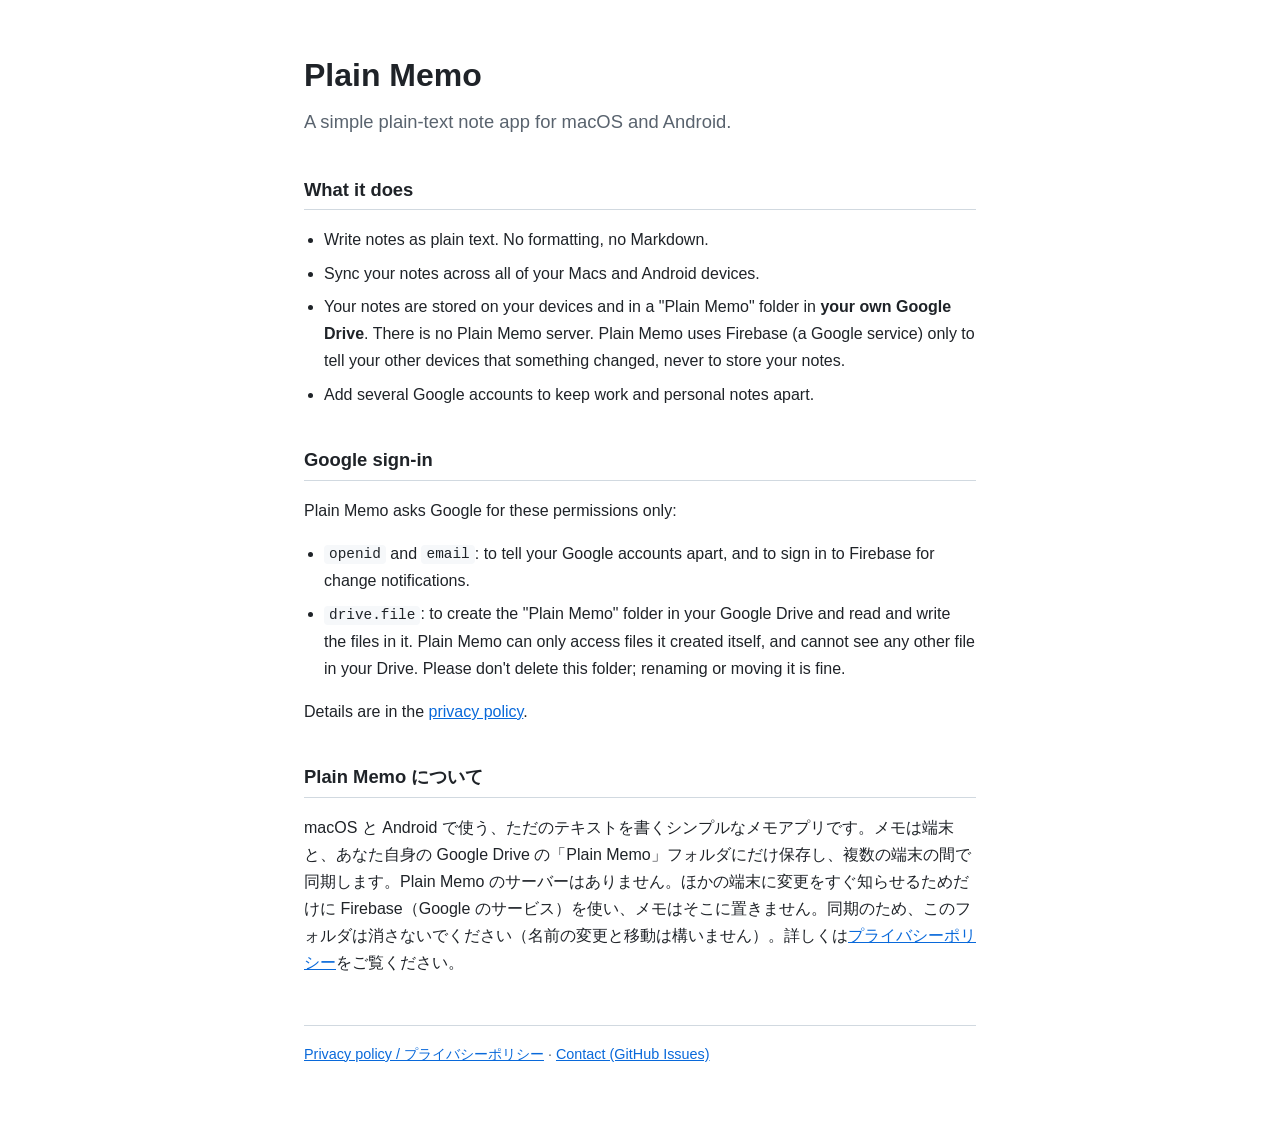
<file: index.html>
<!doctype html>
<html lang="en">
<head>
<meta charset="utf-8">
<meta name="viewport" content="width=device-width, initial-scale=1">
<title>Plain Memo</title>
<meta name="description" content="Plain Memo is a simple plain-text note app for macOS and Android that syncs your notes across your devices through your own Google Drive.">
<link rel="stylesheet" href="style.css">
</head>
<body>
<main>
  <header>
    <h1>Plain Memo</h1>
    <p class="lead">A simple plain-text note app for macOS and Android.</p>
  </header>

  <section>
    <h2>What it does</h2>
    <ul>
      <li>Write notes as plain text. No formatting, no Markdown.</li>
      <li>Sync your notes across all of your Macs and Android devices.</li>
      <li>Your notes are stored on your devices and in a "Plain Memo" folder in <strong>your own Google Drive</strong>. There is no Plain Memo server. Plain Memo uses Firebase (a Google service) only to tell your other devices that something changed, never to store your notes.</li>
      <li>Add several Google accounts to keep work and personal notes apart.</li>
    </ul>
  </section>

  <section>
    <h2>Google sign-in</h2>
    <p>Plain Memo asks Google for these permissions only:</p>
    <ul>
      <li><code>openid</code> and <code>email</code>: to tell your Google accounts apart, and to sign in to Firebase for change notifications.</li>
      <li><code>drive.file</code>: to create the "Plain Memo" folder in your Google Drive and read and write the files in it. Plain Memo can only access files it created itself, and cannot see any other file in your Drive. Please don't delete this folder; renaming or moving it is fine.</li>
    </ul>
    <p>Details are in the <a href="privacy.html">privacy policy</a>.</p>
  </section>

  <section lang="ja">
    <h2>Plain Memo について</h2>
    <p>macOS と Android で使う、ただのテキストを書くシンプルなメモアプリです。メモは端末と、あなた自身の Google Drive の「Plain Memo」フォルダにだけ保存し、複数の端末の間で同期します。Plain Memo のサーバーはありません。ほかの端末に変更をすぐ知らせるためだけに Firebase（Google のサービス）を使い、メモはそこに置きません。同期のため、このフォルダは消さないでください（名前の変更と移動は構いません）。詳しくは<a href="privacy.html">プライバシーポリシー</a>をご覧ください。</p>
  </section>

  <footer>
    <a href="privacy.html">Privacy policy / プライバシーポリシー</a>
    · <a href="https://github.com/sonatard/plain-memo-docs/issues">Contact (GitHub Issues)</a>
  </footer>
</main>
</body>
</html>
</file>
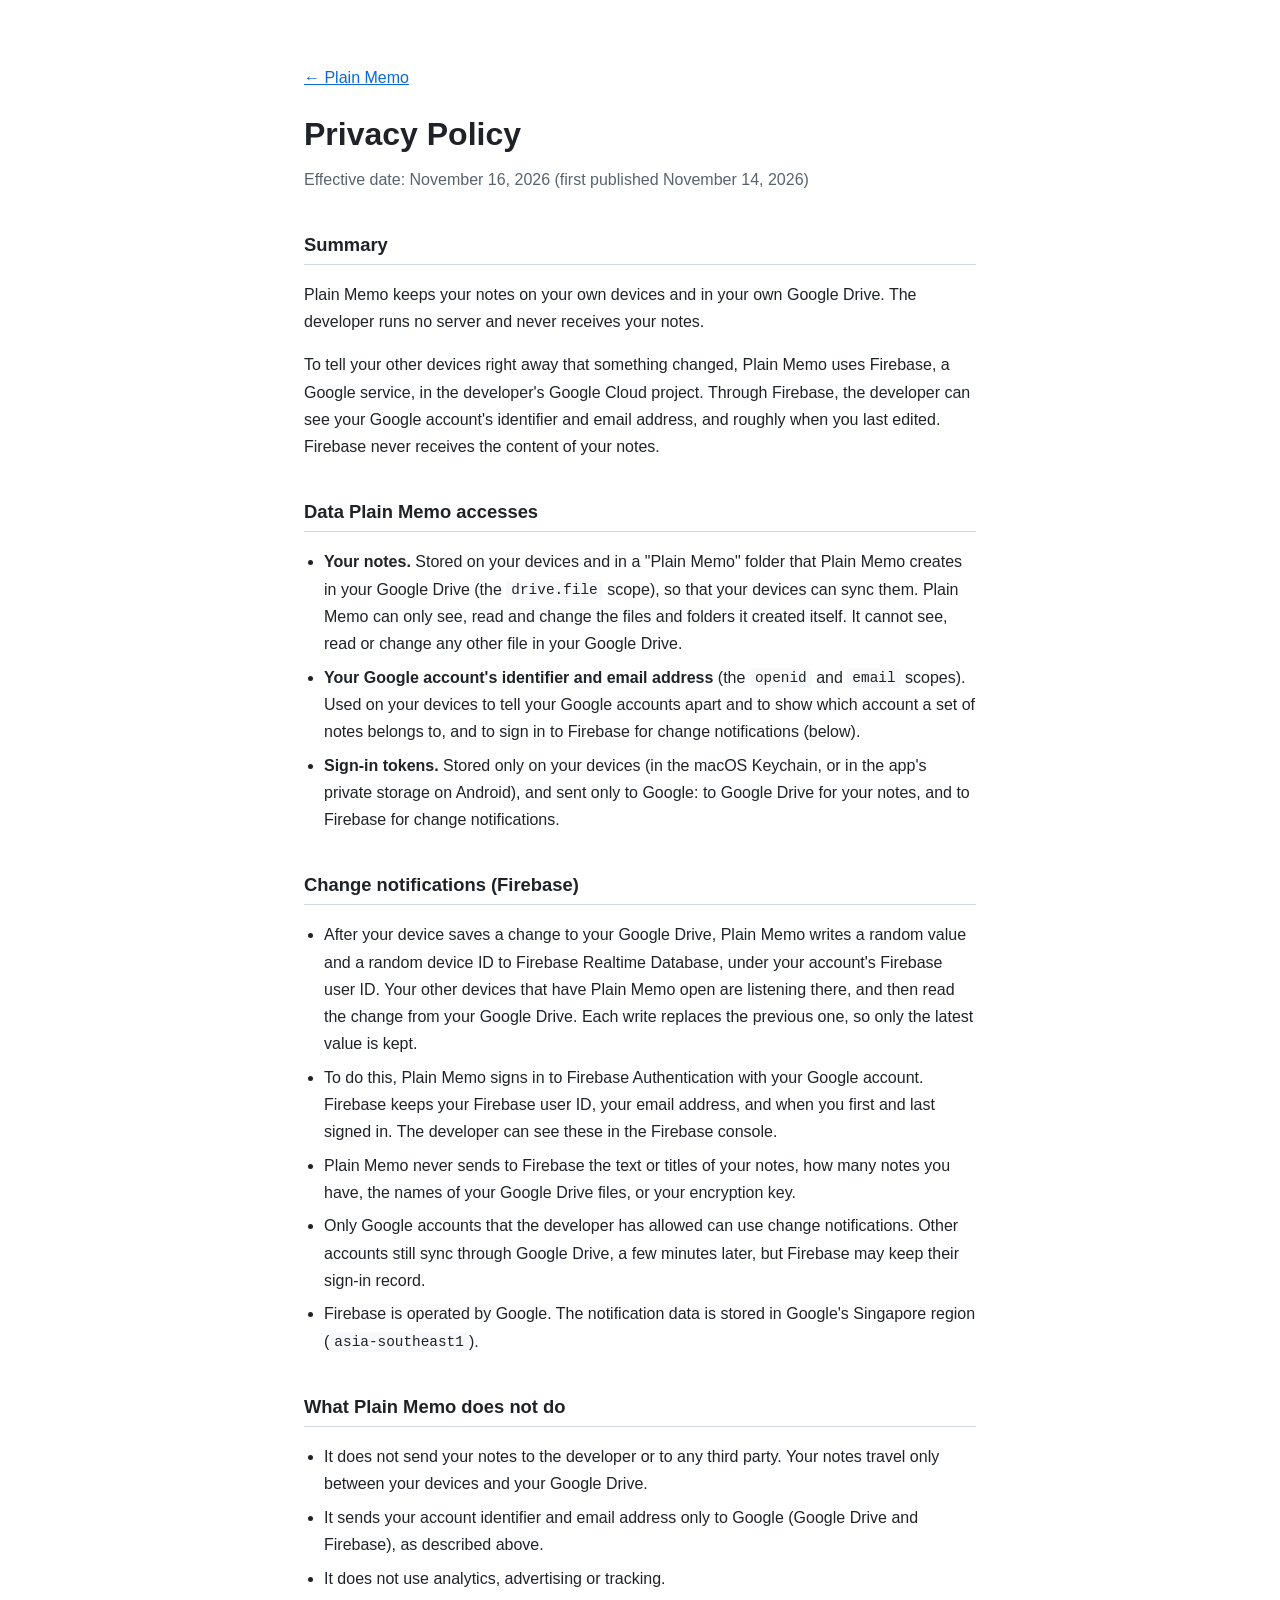
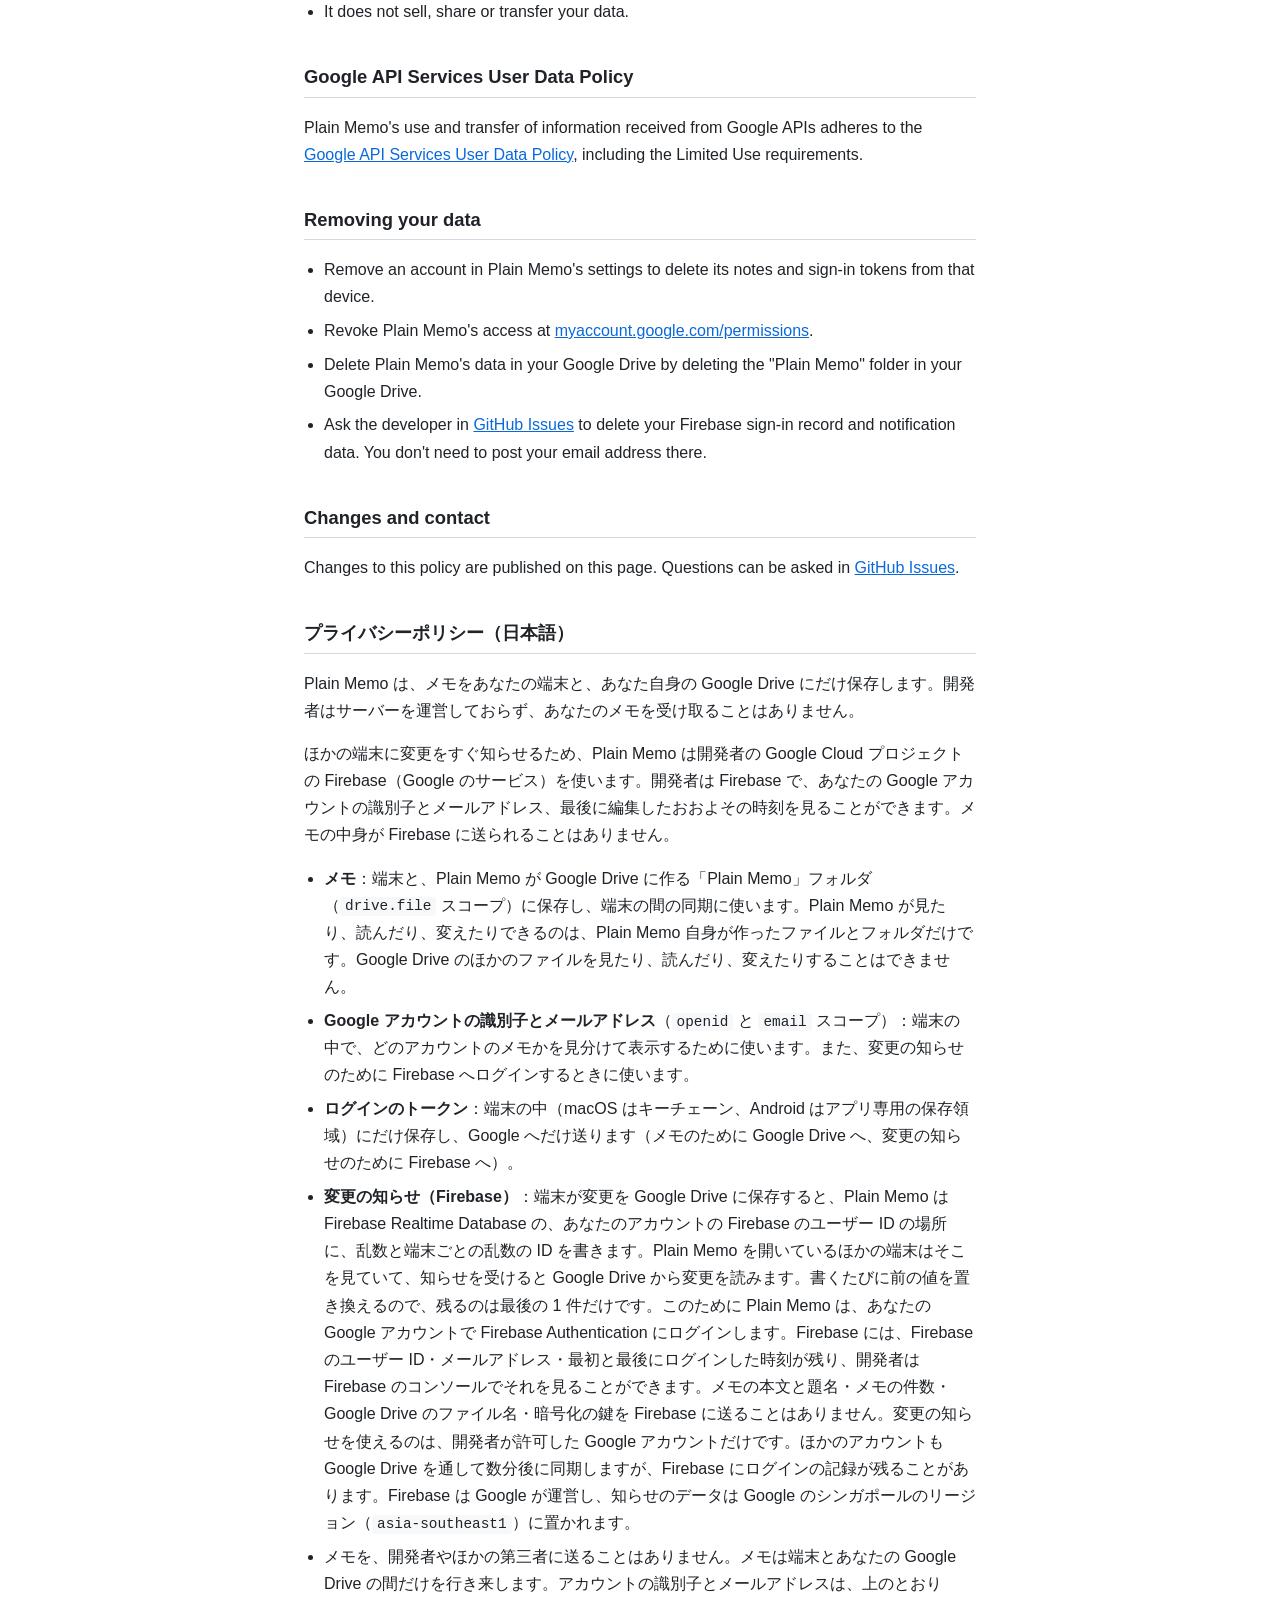
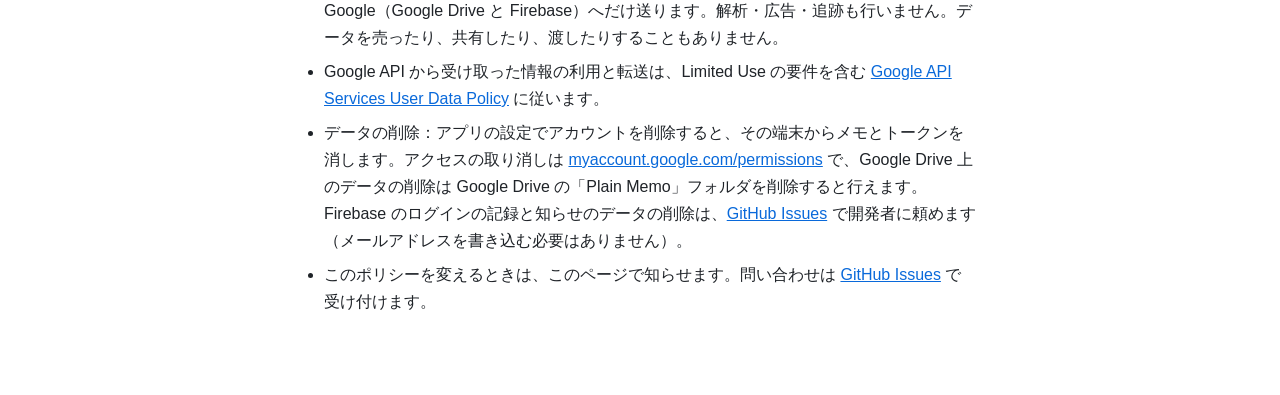
<file: privacy.html>
<!doctype html>
<html lang="en">
<head>
<meta charset="utf-8">
<meta name="viewport" content="width=device-width, initial-scale=1">
<title>Plain Memo Privacy Policy</title>
<meta name="description" content="How Plain Memo handles your notes and your Google account data.">
<link rel="stylesheet" href="style.css">
</head>
<body>
<main>
  <header>
    <p><a href="./">← Plain Memo</a></p>
    <h1>Privacy Policy</h1>
    <p class="meta">Effective date: November 16, 2026 (first published November 14, 2026)</p>
  </header>

  <section>
    <h2>Summary</h2>
    <p>Plain Memo keeps your notes on your own devices and in your own Google Drive. The developer runs no server and never receives your notes.</p>
    <p>To tell your other devices right away that something changed, Plain Memo uses Firebase, a Google service, in the developer's Google Cloud project. Through Firebase, the developer can see your Google account's identifier and email address, and roughly when you last edited. Firebase never receives the content of your notes.</p>
  </section>

  <section>
    <h2>Data Plain Memo accesses</h2>
    <ul>
      <li><strong>Your notes.</strong> Stored on your devices and in a "Plain Memo" folder that Plain Memo creates in your Google Drive (the <code>drive.file</code> scope), so that your devices can sync them. Plain Memo can only see, read and change the files and folders it created itself. It cannot see, read or change any other file in your Google Drive.</li>
      <li><strong>Your Google account's identifier and email address</strong> (the <code>openid</code> and <code>email</code> scopes). Used on your devices to tell your Google accounts apart and to show which account a set of notes belongs to, and to sign in to Firebase for change notifications (below).</li>
      <li><strong>Sign-in tokens.</strong> Stored only on your devices (in the macOS Keychain, or in the app's private storage on Android), and sent only to Google: to Google Drive for your notes, and to Firebase for change notifications.</li>
    </ul>
  </section>

  <section>
    <h2>Change notifications (Firebase)</h2>
    <ul>
      <li>After your device saves a change to your Google Drive, Plain Memo writes a random value and a random device ID to Firebase Realtime Database, under your account's Firebase user ID. Your other devices that have Plain Memo open are listening there, and then read the change from your Google Drive. Each write replaces the previous one, so only the latest value is kept.</li>
      <li>To do this, Plain Memo signs in to Firebase Authentication with your Google account. Firebase keeps your Firebase user ID, your email address, and when you first and last signed in. The developer can see these in the Firebase console.</li>
      <li>Plain Memo never sends to Firebase the text or titles of your notes, how many notes you have, the names of your Google Drive files, or your encryption key.</li>
      <li>Only Google accounts that the developer has allowed can use change notifications. Other accounts still sync through Google Drive, a few minutes later, but Firebase may keep their sign-in record.</li>
      <li>Firebase is operated by Google. The notification data is stored in Google's Singapore region (<code>asia-southeast1</code>).</li>
    </ul>
  </section>

  <section>
    <h2>What Plain Memo does not do</h2>
    <ul>
      <li>It does not send your notes to the developer or to any third party. Your notes travel only between your devices and your Google Drive.</li>
      <li>It sends your account identifier and email address only to Google (Google Drive and Firebase), as described above.</li>
      <li>It does not use analytics, advertising or tracking.</li>
      <li>It does not sell, share or transfer your data.</li>
    </ul>
  </section>

  <section>
    <h2>Google API Services User Data Policy</h2>
    <p>Plain Memo's use and transfer of information received from Google APIs adheres to the <a href="https://developers.google.com/terms/api-services-user-data-policy">Google API Services User Data Policy</a>, including the Limited Use requirements.</p>
  </section>

  <section>
    <h2>Removing your data</h2>
    <ul>
      <li>Remove an account in Plain Memo's settings to delete its notes and sign-in tokens from that device.</li>
      <li>Revoke Plain Memo's access at <a href="https://myaccount.google.com/permissions">myaccount.google.com/permissions</a>.</li>
      <li>Delete Plain Memo's data in your Google Drive by deleting the "Plain Memo" folder in your Google Drive.</li>
      <li>Ask the developer in <a href="https://github.com/sonatard/plain-memo-docs/issues">GitHub Issues</a> to delete your Firebase sign-in record and notification data. You don't need to post your email address there.</li>
    </ul>
  </section>

  <section>
    <h2>Changes and contact</h2>
    <p>Changes to this policy are published on this page. Questions can be asked in <a href="https://github.com/sonatard/plain-memo-docs/issues">GitHub Issues</a>.</p>
  </section>

  <section lang="ja">
    <h2>プライバシーポリシー（日本語）</h2>
    <p>Plain Memo は、メモをあなたの端末と、あなた自身の Google Drive にだけ保存します。開発者はサーバーを運営しておらず、あなたのメモを受け取ることはありません。</p>
    <p>ほかの端末に変更をすぐ知らせるため、Plain Memo は開発者の Google Cloud プロジェクトの Firebase（Google のサービス）を使います。開発者は Firebase で、あなたの Google アカウントの識別子とメールアドレス、最後に編集したおおよその時刻を見ることができます。メモの中身が Firebase に送られることはありません。</p>
    <ul>
      <li><strong>メモ</strong>：端末と、Plain Memo が Google Drive に作る「Plain Memo」フォルダ（<code>drive.file</code> スコープ）に保存し、端末の間の同期に使います。Plain Memo が見たり、読んだり、変えたりできるのは、Plain Memo 自身が作ったファイルとフォルダだけです。Google Drive のほかのファイルを見たり、読んだり、変えたりすることはできません。</li>
      <li><strong>Google アカウントの識別子とメールアドレス</strong>（<code>openid</code> と <code>email</code> スコープ）：端末の中で、どのアカウントのメモかを見分けて表示するために使います。また、変更の知らせのために Firebase へログインするときに使います。</li>
      <li><strong>ログインのトークン</strong>：端末の中（macOS はキーチェーン、Android はアプリ専用の保存領域）にだけ保存し、Google へだけ送ります（メモのために Google Drive へ、変更の知らせのために Firebase へ）。</li>
      <li><strong>変更の知らせ（Firebase）</strong>：端末が変更を Google Drive に保存すると、Plain Memo は Firebase Realtime Database の、あなたのアカウントの Firebase のユーザー ID の場所に、乱数と端末ごとの乱数の ID を書きます。Plain Memo を開いているほかの端末はそこを見ていて、知らせを受けると Google Drive から変更を読みます。書くたびに前の値を置き換えるので、残るのは最後の 1 件だけです。このために Plain Memo は、あなたの Google アカウントで Firebase Authentication にログインします。Firebase には、Firebase のユーザー ID・メールアドレス・最初と最後にログインした時刻が残り、開発者は Firebase のコンソールでそれを見ることができます。メモの本文と題名・メモの件数・Google Drive のファイル名・暗号化の鍵を Firebase に送ることはありません。変更の知らせを使えるのは、開発者が許可した Google アカウントだけです。ほかのアカウントも Google Drive を通して数分後に同期しますが、Firebase にログインの記録が残ることがあります。Firebase は Google が運営し、知らせのデータは Google のシンガポールのリージョン（<code>asia-southeast1</code>）に置かれます。</li>
      <li>メモを、開発者やほかの第三者に送ることはありません。メモは端末とあなたの Google Drive の間だけを行き来します。アカウントの識別子とメールアドレスは、上のとおり Google（Google Drive と Firebase）へだけ送ります。解析・広告・追跡も行いません。データを売ったり、共有したり、渡したりすることもありません。</li>
      <li>Google API から受け取った情報の利用と転送は、Limited Use の要件を含む <a href="https://developers.google.com/terms/api-services-user-data-policy">Google API Services User Data Policy</a> に従います。</li>
      <li>データの削除：アプリの設定でアカウントを削除すると、その端末からメモとトークンを消します。アクセスの取り消しは <a href="https://myaccount.google.com/permissions">myaccount.google.com/permissions</a> で、Google Drive 上のデータの削除は Google Drive の「Plain Memo」フォルダを削除すると行えます。Firebase のログインの記録と知らせのデータの削除は、<a href="https://github.com/sonatard/plain-memo-docs/issues">GitHub Issues</a> で開発者に頼めます（メールアドレスを書き込む必要はありません）。</li>
      <li>このポリシーを変えるときは、このページで知らせます。問い合わせは <a href="https://github.com/sonatard/plain-memo-docs/issues">GitHub Issues</a> で受け付けます。</li>
    </ul>
  </section>
</main>
</body>
</html>
</file>
<file: style.css>
:root {
  --bg: #ffffff;
  --fg: #1f2328;
  --muted: #59636e;
  --link: #0969da;
  --rule: #d1d9e0;
  --code-bg: #f6f8fa;
  color-scheme: light dark;
}

@media (prefers-color-scheme: dark) {
  :root {
    --bg: #0d1117;
    --fg: #e6edf3;
    --muted: #9198a1;
    --link: #4493f8;
    --rule: #3d444d;
    --code-bg: #151b23;
  }
}

* { box-sizing: border-box; }

body {
  margin: 0;
  background: var(--bg);
  color: var(--fg);
  font: 16px/1.7 -apple-system, BlinkMacSystemFont, "Segoe UI", "Hiragino Sans", "Noto Sans JP", sans-serif;
}

main {
  max-width: 44rem;
  margin: 0 auto;
  padding: 3rem 1rem 4rem;
}

h1 { font-size: 2rem; margin: 0 0 0.25rem; }
h2 { font-size: 1.15rem; margin: 2.25rem 0 0.5rem; padding-bottom: 0.25rem; border-bottom: 1px solid var(--rule); }

.lead { font-size: 1.15rem; color: var(--muted); margin: 0; }
.meta { color: var(--muted); margin: 0; }

a { color: var(--link); }

code {
  font: 0.9em ui-monospace, Menlo, Consolas, monospace;
  background: var(--code-bg);
  padding: 0.1em 0.35em;
  border-radius: 4px;
}

ul { padding-left: 1.25rem; }
li + li { margin-top: 0.4rem; }

footer {
  margin-top: 3rem;
  padding-top: 1rem;
  border-top: 1px solid var(--rule);
  color: var(--muted);
  font-size: 0.9rem;
}
</file>
